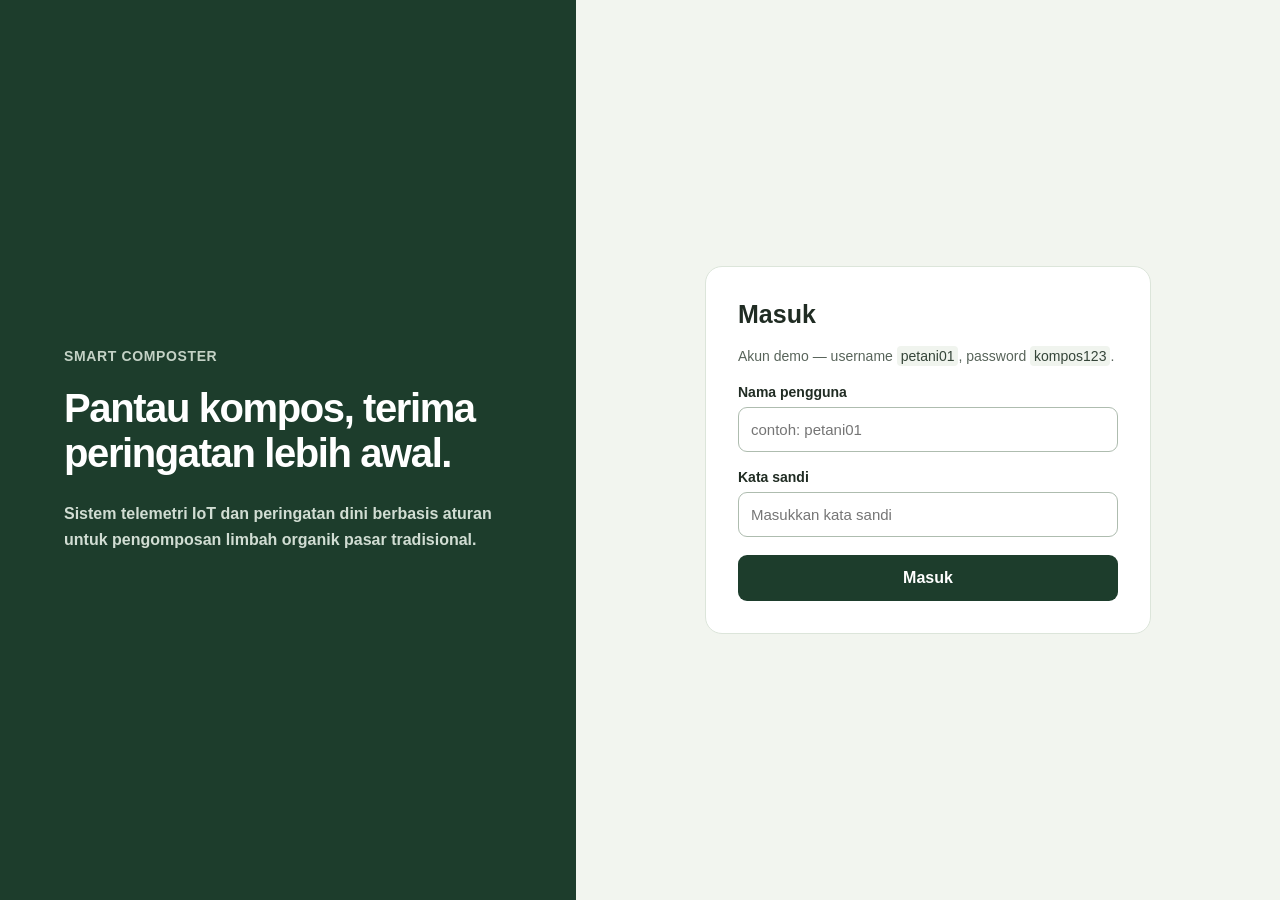
<file: index.html>
<!doctype html>
<html lang="id">
  <head>
    <meta charset="UTF-8" />
    <meta name="viewport" content="width=device-width, initial-scale=1.0" />
    <meta
      name="description"
      content="Smart Composter memantau kompos dan memberikan peringatan lebih awal."
    />
    <title>Masuk — Smart Composter</title>
    <link rel="stylesheet" href="style.css" />
    <script src="script.js" defer></script>
  </head>
  <body>
    <main class="page">
      <section class="intro" aria-labelledby="intro-title">
        <div class="intro__content">
          <p class="eyebrow">Smart Composter</p>
          <h1 id="intro-title">Pantau kompos, terima peringatan lebih awal.</h1>
          <p class="intro__description">
            Sistem telemetri IoT dan peringatan dini berbasis aturan untuk
            pengomposan limbah organik pasar tradisional.
          </p>
        </div>
      </section>

      <section class="login-area" aria-label="Formulir masuk">
        <form class="login-card" id="login-form">
          <h2>Masuk</h2>
          <p class="login-card__description">
            Akun demo — username <code>petani01</code>, password
            <code>kompos123</code>.
          </p>

          <div class="form-field">
            <label for="username">Nama pengguna</label>
            <input
              id="username"
              name="username"
              type="text"
              placeholder="contoh: petani01"
              autocomplete="username"
              required
            />
          </div>

          <div class="form-field">
            <label for="password">Kata sandi</label>
            <input
              id="password"
              name="password"
              type="password"
              placeholder="Masukkan kata sandi"
              autocomplete="current-password"
              required
            />
          </div>

          <button type="submit">Masuk</button>
          <p class="form-message" id="form-message" role="alert" aria-live="assertive"></p>
        </form>
      </section>
    </main>
  </body>
</html>
</file>
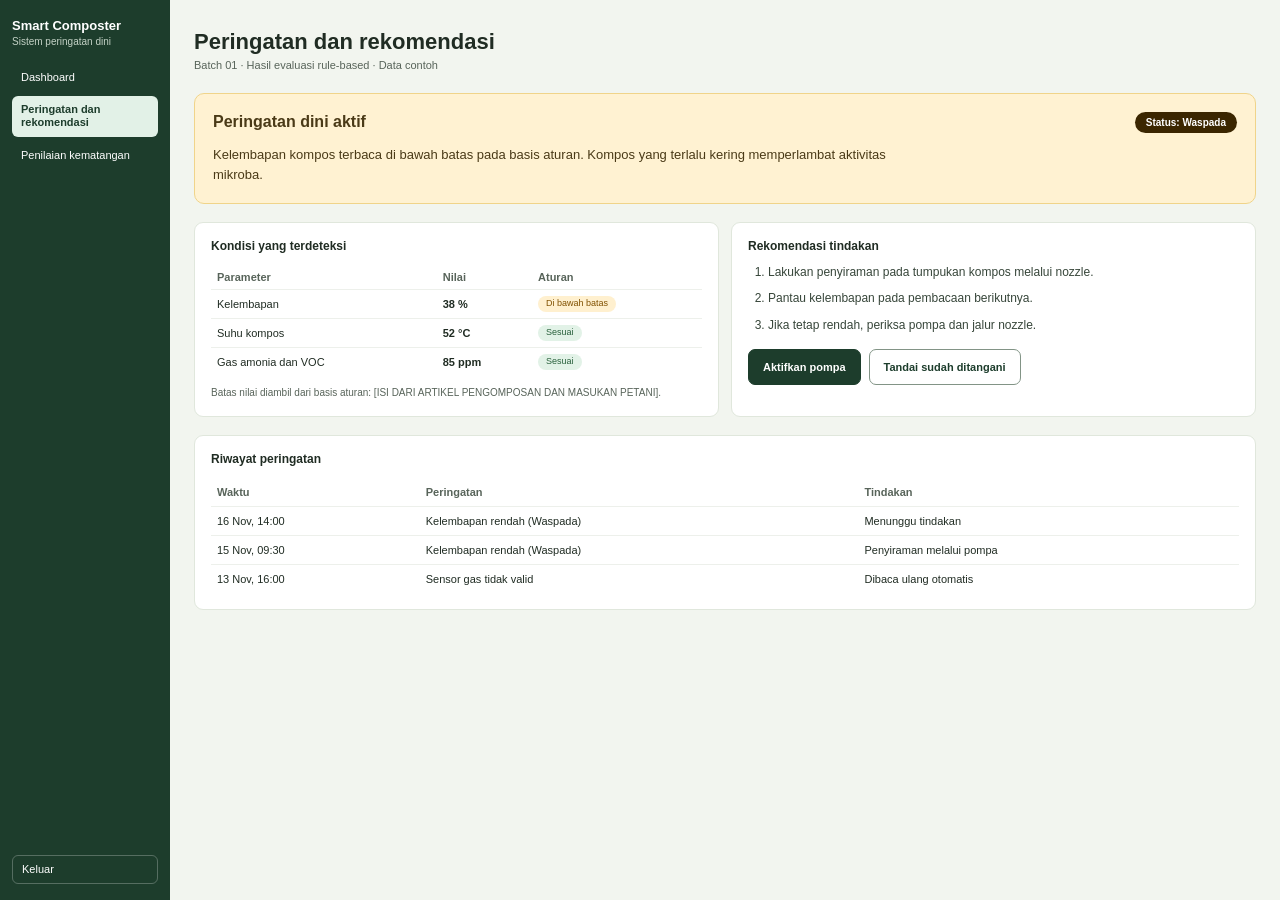
<file: alerts.html>
<!doctype html>
<html lang="id">
  <head>
    <meta charset="UTF-8" />
    <meta name="viewport" content="width=device-width, initial-scale=1.0" />
    <meta name="description" content="Peringatan dan rekomendasi Smart Composter." />
    <title>Peringatan dan rekomendasi — Smart Composter</title>
    <link rel="stylesheet" href="style.css" />
    <link rel="stylesheet" href="dashboard.css" />
    <link rel="stylesheet" href="pages.css" />
    <script src="alerts.js" defer></script>
  </head>
  <body class="dashboard-body">
    <div class="dashboard-shell">
      <aside class="sidebar">
        <a class="brand" href="dashboard.html" aria-label="Smart Composter, Dashboard">
          <strong>Smart Composter</strong>
          <span>Sistem peringatan dini</span>
        </a>

        <nav class="sidebar-nav" aria-label="Navigasi utama">
          <a class="nav-link" href="dashboard.html">Dashboard</a>
          <a class="nav-link is-active" href="alerts.html" aria-current="page">
            Peringatan dan rekomendasi
          </a>
          <a class="nav-link" href="maturity.html">Penilaian kematangan</a>
        </nav>

        <a class="logout-link" href="index.html">Keluar</a>
      </aside>

      <main class="dashboard-main inner-page">
        <header class="page-heading">
          <h1>Peringatan dan rekomendasi</h1>
          <p>Batch 01 · Hasil evaluasi rule-based · Data contoh</p>
        </header>

        <section class="alert-summary" id="active-alert" aria-labelledby="alert-title">
          <div class="alert-summary__heading">
            <h2 id="alert-title">Peringatan dini aktif</h2>
            <span class="alert-status" id="alert-status">Status: Waspada</span>
          </div>
          <p id="alert-description">
            Kelembapan kompos terbaca di bawah batas pada basis aturan. Kompos
            yang terlalu kering memperlambat aktivitas mikroba.
          </p>
          <p class="alert-feedback" id="alert-feedback" role="status" aria-live="polite"></p>
        </section>

        <div class="alert-content-grid">
          <section class="panel detected-panel" aria-labelledby="detected-heading">
            <h2 class="panel-title" id="detected-heading">Kondisi yang terdeteksi</h2>
            <div class="responsive-table">
              <table class="data-table">
                <thead>
                  <tr>
                    <th scope="col">Parameter</th>
                    <th scope="col">Nilai</th>
                    <th scope="col">Aturan</th>
                  </tr>
                </thead>
                <tbody>
                  <tr>
                    <td>Kelembapan</td>
                    <td><strong>38 %</strong></td>
                    <td><span class="badge badge--warning">Di bawah batas</span></td>
                  </tr>
                  <tr>
                    <td>Suhu kompos</td>
                    <td><strong>52 °C</strong></td>
                    <td><span class="badge badge--normal">Sesuai</span></td>
                  </tr>
                  <tr>
                    <td>Gas amonia dan VOC</td>
                    <td><strong>85 ppm</strong></td>
                    <td><span class="badge badge--normal">Sesuai</span></td>
                  </tr>
                </tbody>
              </table>
            </div>
            <p class="rule-note">
              Batas nilai diambil dari basis aturan: [ISI DARI ARTIKEL
              PENGOMPOSAN DAN MASUKAN PETANI].
            </p>
          </section>

          <section class="panel actions-panel" aria-labelledby="actions-heading">
            <h2 class="panel-title" id="actions-heading">Rekomendasi tindakan</h2>
            <ol>
              <li>Lakukan penyiraman pada tumpukan kompos melalui nozzle.</li>
              <li>Pantau kelembapan pada pembacaan berikutnya.</li>
              <li>Jika tetap rendah, periksa pompa dan jalur nozzle.</li>
            </ol>
            <div class="action-buttons">
              <button class="action-button action-button--primary" type="button" id="pump-action">
                Aktifkan pompa
              </button>
              <button class="action-button action-button--secondary" type="button" id="resolve-alert">
                Tandai sudah ditangani
              </button>
            </div>
          </section>
        </div>

        <section class="panel alert-history" aria-labelledby="alert-history-heading">
          <h2 class="panel-title" id="alert-history-heading">Riwayat peringatan</h2>
          <div class="responsive-table">
            <table class="data-table">
              <thead>
                <tr>
                  <th scope="col">Waktu</th>
                  <th scope="col">Peringatan</th>
                  <th scope="col">Tindakan</th>
                </tr>
              </thead>
              <tbody id="alert-history-rows">
                <tr>
                  <td>16 Nov, 14:00</td>
                  <td>Kelembapan rendah (Waspada)</td>
                  <td>Menunggu tindakan</td>
                </tr>
                <tr>
                  <td>15 Nov, 09:30</td>
                  <td>Kelembapan rendah (Waspada)</td>
                  <td>Penyiraman melalui pompa</td>
                </tr>
                <tr>
                  <td>13 Nov, 16:00</td>
                  <td>Sensor gas tidak valid</td>
                  <td>Dibaca ulang otomatis</td>
                </tr>
              </tbody>
            </table>
          </div>
        </section>
      </main>
    </div>
  </body>
</html>
</file>
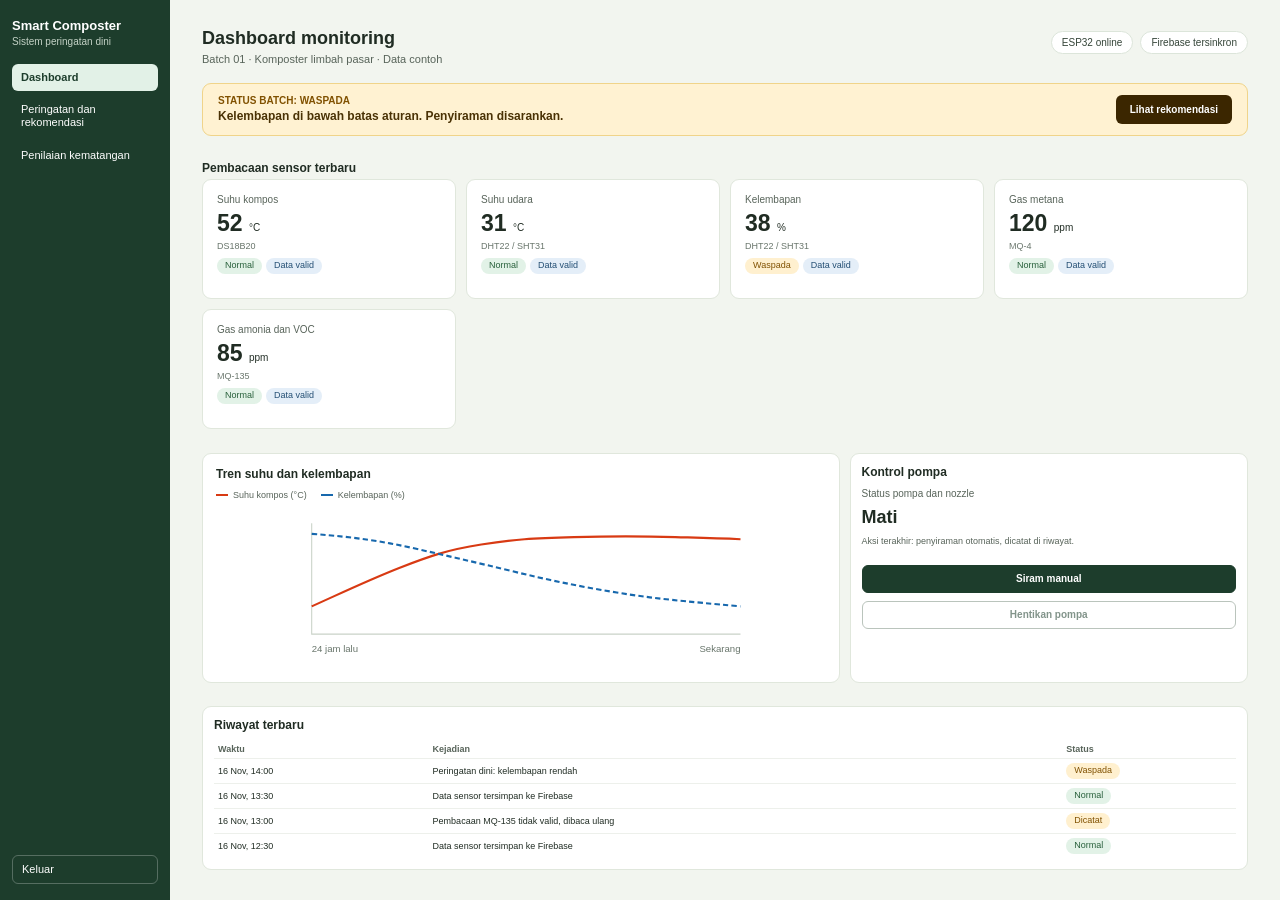
<file: dashboard.html>
<!doctype html>
<html lang="id">
  <head>
    <meta charset="UTF-8" />
    <meta name="viewport" content="width=device-width, initial-scale=1.0" />
    <meta
      name="description"
      content="Dashboard monitoring Smart Composter."
    />
    <title>Dashboard Monitoring — Smart Composter</title>
    <link rel="stylesheet" href="style.css" />
    <link rel="stylesheet" href="dashboard.css" />
    <script src="dashboard.js" defer></script>
  </head>
  <body class="dashboard-body">
    <div class="dashboard-shell">
      <aside class="sidebar">
        <a class="brand" href="dashboard.html" aria-label="Smart Composter, Dashboard">
          <strong>Smart Composter</strong>
          <span>Sistem peringatan dini</span>
        </a>

        <nav class="sidebar-nav" aria-label="Navigasi utama">
          <a class="nav-link is-active" href="#dashboard" aria-current="page">
            Dashboard
          </a>
          <a class="nav-link" href="alerts.html">
            Peringatan dan rekomendasi
          </a>
          <a class="nav-link" href="maturity.html">
            Penilaian kematangan
          </a>
        </nav>

        <a class="logout-link" href="index.html">Keluar</a>
      </aside>

      <main class="dashboard-main" id="dashboard">
        <header class="dashboard-header">
          <div>
            <h1>Dashboard monitoring</h1>
            <p>Batch 01 · Komposter limbah pasar · Data contoh</p>
          </div>
          <div class="connection-status" aria-label="Status koneksi">
            <span class="status-chip">ESP32 online</span>
            <span class="status-chip">Firebase tersinkron</span>
          </div>
        </header>

        <section class="recommendation-banner" id="recommendations" aria-labelledby="batch-status">
          <div>
            <h2 id="batch-status">Status batch: Waspada</h2>
            <p>Kelembapan di bawah batas aturan. Penyiraman disarankan.</p>
          </div>
          <button class="recommendation-button" type="button" id="recommendation-button" aria-expanded="false">
            Lihat rekomendasi
          </button>
          <p class="recommendation-detail" id="recommendation-detail" hidden>
            Periksa kondisi bahan kompos, lalu lakukan penyiraman manual secara
            bertahap. Pantau kembali kelembapan setelah penyiraman.
          </p>
        </section>

        <section class="sensor-section" id="sensor-readings" aria-labelledby="sensor-heading">
          <h2 class="section-title" id="sensor-heading">Pembacaan sensor terbaru</h2>
          <div class="sensor-grid">
            <article class="sensor-card">
              <p class="sensor-label">Suhu kompos</p>
              <p class="sensor-value">52 <span>°C</span></p>
              <p class="sensor-source">DS18B20</p>
              <div class="sensor-badges">
                <span class="badge badge--normal">Normal</span>
                <span class="badge badge--valid">Data valid</span>
              </div>
            </article>

            <article class="sensor-card">
              <p class="sensor-label">Suhu udara</p>
              <p class="sensor-value">31 <span>°C</span></p>
              <p class="sensor-source">DHT22 / SHT31</p>
              <div class="sensor-badges">
                <span class="badge badge--normal">Normal</span>
                <span class="badge badge--valid">Data valid</span>
              </div>
            </article>

            <article class="sensor-card">
              <p class="sensor-label">Kelembapan</p>
              <p class="sensor-value">38 <span>%</span></p>
              <p class="sensor-source">DHT22 / SHT31</p>
              <div class="sensor-badges">
                <span class="badge badge--warning">Waspada</span>
                <span class="badge badge--valid">Data valid</span>
              </div>
            </article>

            <article class="sensor-card">
              <p class="sensor-label">Gas metana</p>
              <p class="sensor-value">120 <span>ppm</span></p>
              <p class="sensor-source">MQ-4</p>
              <div class="sensor-badges">
                <span class="badge badge--normal">Normal</span>
                <span class="badge badge--valid">Data valid</span>
              </div>
            </article>

            <article class="sensor-card">
              <p class="sensor-label">Gas amonia dan VOC</p>
              <p class="sensor-value">85 <span>ppm</span></p>
              <p class="sensor-source">MQ-135</p>
              <div class="sensor-badges">
                <span class="badge badge--normal">Normal</span>
                <span class="badge badge--valid">Data valid</span>
              </div>
            </article>
          </div>
        </section>

        <div class="monitoring-grid">
          <section class="panel trend-panel" aria-labelledby="trend-heading">
            <h2 class="panel-title" id="trend-heading">Tren suhu dan kelembapan</h2>
            <div class="chart-legend" aria-label="Keterangan grafik">
              <span><i class="legend-line legend-line--temperature"></i>Suhu kompos (°C)</span>
              <span><i class="legend-line legend-line--humidity"></i>Kelembapan (%)</span>
            </div>
            <div class="chart-wrap">
              <svg
                class="trend-chart"
                viewBox="0 0 440 150"
                role="img"
                aria-label="Grafik tren suhu kompos naik lalu stabil dan kelembapan menurun selama 24 jam terakhir"
              >
                <path class="chart-axis" d="M24 18 V122 H426" />
                <path class="chart-line chart-line--temperature" d="M24 96 C55 82 78 71 106 60 S151 43 183 38 S230 32 270 31 S328 30 365 31 S404 32 426 33" />
                <path class="chart-line chart-line--humidity" d="M24 28 C65 31 91 35 122 42 S179 55 212 63 S273 77 310 83 S372 91 426 96" />
                <text x="24" y="139">24 jam lalu</text>
                <text x="426" y="139" text-anchor="end">Sekarang</text>
              </svg>
            </div>
          </section>

          <section class="panel pump-panel" aria-labelledby="pump-heading">
            <h2 class="panel-title" id="pump-heading">Kontrol pompa</h2>
            <p class="panel-caption">Status pompa dan nozzle</p>
            <p class="pump-state" id="pump-state" aria-live="polite">Mati</p>
            <p class="pump-note" id="pump-note">
              Aksi terakhir: penyiraman otomatis, dicatat di riwayat.
            </p>
            <button class="pump-button pump-button--primary" type="button" id="water-button">
              Siram manual
            </button>
            <button class="pump-button pump-button--secondary" type="button" id="stop-button" disabled>
              Hentikan pompa
            </button>
          </section>
        </div>

        <section class="panel history-panel" id="recent-history" aria-labelledby="history-heading">
          <h2 class="panel-title" id="history-heading">Riwayat terbaru</h2>
          <div class="history-table-wrap">
            <table>
              <thead>
                <tr>
                  <th scope="col">Waktu</th>
                  <th scope="col">Kejadian</th>
                  <th scope="col">Status</th>
                </tr>
              </thead>
              <tbody id="history-rows">
                <tr>
                  <td>16 Nov, 14:00</td>
                  <td>Peringatan dini: kelembapan rendah</td>
                  <td><span class="badge badge--warning">Waspada</span></td>
                </tr>
                <tr>
                  <td>16 Nov, 13:30</td>
                  <td>Data sensor tersimpan ke Firebase</td>
                  <td><span class="badge badge--normal">Normal</span></td>
                </tr>
                <tr>
                  <td>16 Nov, 13:00</td>
                  <td>Pembacaan MQ-135 tidak valid, dibaca ulang</td>
                  <td><span class="badge badge--warning">Dicatat</span></td>
                </tr>
                <tr>
                  <td>16 Nov, 12:30</td>
                  <td>Data sensor tersimpan ke Firebase</td>
                  <td><span class="badge badge--normal">Normal</span></td>
                </tr>
              </tbody>
            </table>
          </div>
        </section>
      </main>
    </div>
  </body>
</html>
</file>
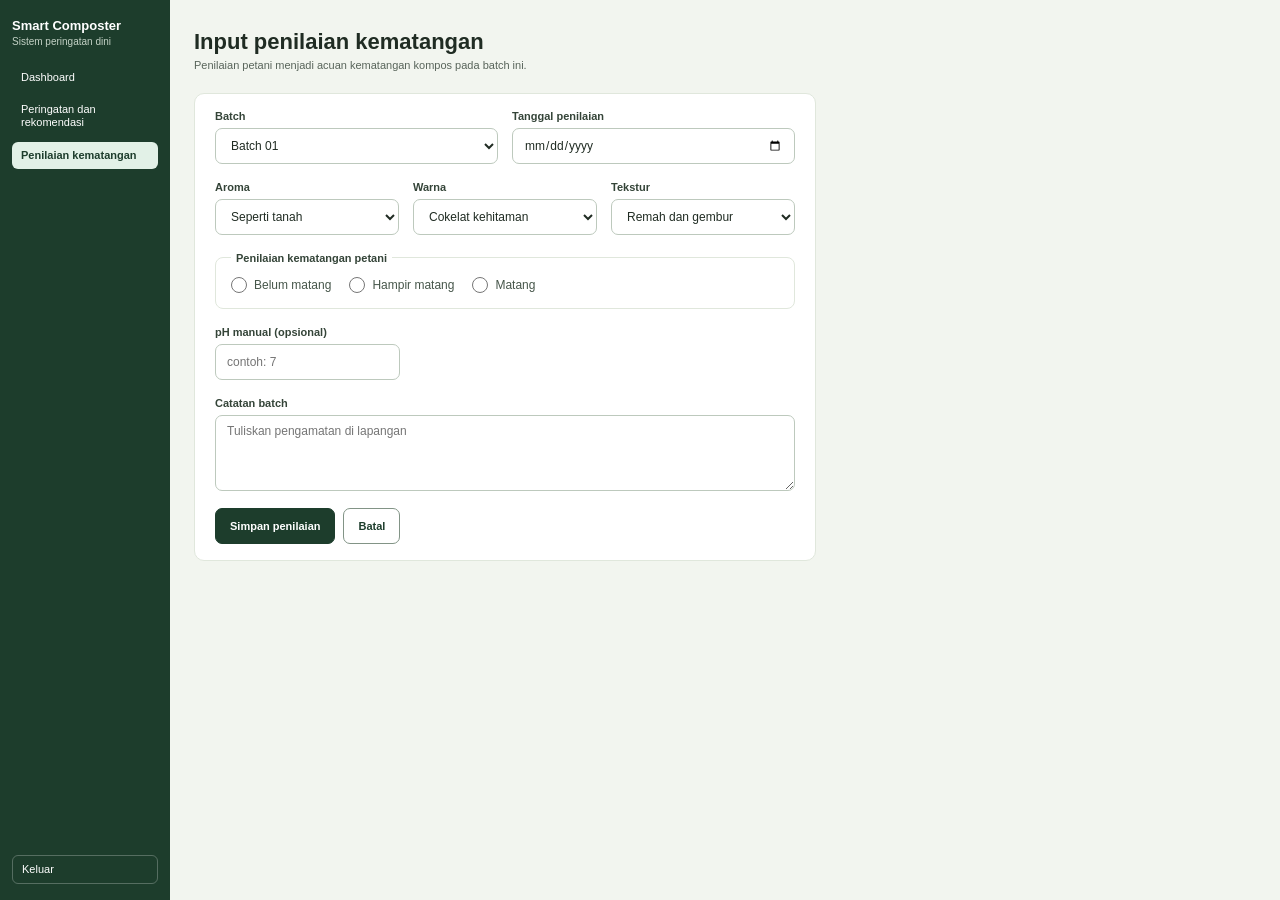
<file: maturity.html>
<!doctype html>
<html lang="id">
  <head>
    <meta charset="UTF-8" />
    <meta name="viewport" content="width=device-width, initial-scale=1.0" />
    <meta name="description" content="Input penilaian kematangan kompos Smart Composter." />
    <title>Input penilaian kematangan — Smart Composter</title>
    <link rel="stylesheet" href="style.css" />
    <link rel="stylesheet" href="dashboard.css" />
    <link rel="stylesheet" href="pages.css" />
    <script src="maturity.js" defer></script>
  </head>
  <body class="dashboard-body">
    <div class="dashboard-shell">
      <aside class="sidebar">
        <a class="brand" href="dashboard.html" aria-label="Smart Composter, Dashboard">
          <strong>Smart Composter</strong>
          <span>Sistem peringatan dini</span>
        </a>

        <nav class="sidebar-nav" aria-label="Navigasi utama">
          <a class="nav-link" href="dashboard.html">Dashboard</a>
          <a class="nav-link" href="alerts.html">Peringatan dan rekomendasi</a>
          <a class="nav-link is-active" href="maturity.html" aria-current="page">
            Penilaian kematangan
          </a>
        </nav>

        <a class="logout-link" href="index.html">Keluar</a>
      </aside>

      <main class="dashboard-main inner-page">
        <header class="page-heading">
          <h1>Input penilaian kematangan</h1>
          <p>Penilaian petani menjadi acuan kematangan kompos pada batch ini.</p>
        </header>

        <form class="assessment-card" id="maturity-form">
          <div class="assessment-grid assessment-grid--batch">
            <div class="assessment-field">
              <label for="batch">Batch</label>
              <select id="batch" name="batch" required>
                <option value="Batch 01">Batch 01</option>
                <option value="Batch 02">Batch 02</option>
                <option value="Batch 03">Batch 03</option>
              </select>
            </div>
            <div class="assessment-field">
              <label for="assessment-date">Tanggal penilaian</label>
              <input id="assessment-date" name="assessmentDate" type="date" required />
            </div>
          </div>

          <div class="assessment-grid assessment-grid--observations">
            <div class="assessment-field">
              <label for="aroma">Aroma</label>
              <select id="aroma" name="aroma" required>
                <option value="Seperti tanah">Seperti tanah</option>
                <option value="Sedikit asam">Sedikit asam</option>
                <option value="Menyengat">Menyengat</option>
              </select>
            </div>
            <div class="assessment-field">
              <label for="color">Warna</label>
              <select id="color" name="color" required>
                <option value="Cokelat kehitaman">Cokelat kehitaman</option>
                <option value="Cokelat">Cokelat</option>
                <option value="Kehijauan">Kehijauan</option>
              </select>
            </div>
            <div class="assessment-field">
              <label for="texture">Tekstur</label>
              <select id="texture" name="texture" required>
                <option value="Remah dan gembur">Remah dan gembur</option>
                <option value="Agak menggumpal">Agak menggumpal</option>
                <option value="Masih kasar">Masih kasar</option>
              </select>
            </div>
          </div>

          <fieldset class="maturity-options">
            <legend>Penilaian kematangan petani</legend>
            <label>
              <input type="radio" name="maturity" value="Belum matang" required />
              <span>Belum matang</span>
            </label>
            <label>
              <input type="radio" name="maturity" value="Hampir matang" />
              <span>Hampir matang</span>
            </label>
            <label>
              <input type="radio" name="maturity" value="Matang" />
              <span>Matang</span>
            </label>
          </fieldset>

          <div class="assessment-field assessment-field--ph">
            <label for="ph">pH manual (opsional)</label>
            <input
              id="ph"
              name="ph"
              type="number"
              min="0"
              max="14"
              step="0.1"
              placeholder="contoh: 7"
            />
          </div>

          <div class="assessment-field">
            <label for="notes">Catatan batch</label>
            <textarea
              id="notes"
              name="notes"
              rows="3"
              placeholder="Tuliskan pengamatan di lapangan"
            ></textarea>
          </div>

          <div class="assessment-actions">
            <button class="action-button action-button--primary" type="submit">
              Simpan penilaian
            </button>
            <button class="action-button action-button--secondary" type="button" id="cancel-assessment">
              Batal
            </button>
          </div>
          <p class="assessment-feedback" id="assessment-feedback" role="status" aria-live="polite"></p>
        </form>
      </main>
    </div>
  </body>
</html>
</file>
<file: style.css>
:root {
  font-family: Arial, Helvetica, sans-serif;
  color: #202c23;
  background: #f2f5ef;
  font-synthesis: none;
  text-rendering: optimizeLegibility;
  -webkit-font-smoothing: antialiased;
  -moz-osx-font-smoothing: grayscale;

  --green: #1d3d2c;
  --muted-green: #c4d2c6;
  --border: #dce5da;
}

* {
  box-sizing: border-box;
}

body {
  min-width: 320px;
  min-height: 100vh;
  margin: 0;
}

.page {
  display: grid;
  min-height: 100vh;
  grid-template-columns: 45% 55%;
}

.intro {
  display: flex;
  align-items: center;
  padding: 64px;
  color: #fff;
  background: var(--green);
}

.intro__content {
  width: 100%;
  max-width: 520px;
  margin: 0 auto;
}

.eyebrow {
  margin: 0 0 22px;
  color: var(--muted-green);
  font-size: 14px;
  font-weight: 700;
  letter-spacing: 0.045em;
  text-transform: uppercase;
}

.intro h1 {
  max-width: 520px;
  margin: 0;
  font-size: clamp(32px, 3.125vw, 40px);
  line-height: 1.14;
  letter-spacing: -0.035em;
}

.intro__description {
  max-width: 510px;
  margin: 24px 0 0;
  color: #d1ddd3;
  font-size: 16px;
  font-weight: 600;
  line-height: 1.6;
}

.login-area {
  display: flex;
  align-items: center;
  justify-content: center;
  padding: 40px;
  background: #f2f5ef;
}

.login-card {
  width: min(100%, 446px);
  padding: 31px 32px 32px;
  border: 1px solid var(--border);
  border-radius: 17px;
  background: #fff;
}

.login-card h2 {
  margin: 0;
  font-size: 25px;
  line-height: 1.3;
}

.login-card__description {
  margin: 16px 0 17px;
  color: #58645a;
  font-size: 14px;
  line-height: 1.5;
}

.login-card__description code {
  padding: 2px 4px;
  border-radius: 4px;
  background: #f0f4ee;
  color: #344438;
  font-family: inherit;
}

.form-field {
  display: grid;
  gap: 7px;
  margin-top: 17px;
}

.form-field label {
  font-size: 14px;
  font-weight: 700;
}

.form-field input {
  width: 100%;
  height: 45px;
  padding: 0 12px;
  border: 1px solid #aebcaf;
  border-radius: 9px;
  background: #fff;
  color: #202c23;
  font: inherit;
  font-size: 15px;
  transition: border-color 150ms ease, box-shadow 150ms ease;
}

.form-field input:focus {
  border-color: var(--green);
  outline: none;
  box-shadow: 0 0 0 3px rgb(29 61 44 / 13%);
}

.login-card button {
  width: 100%;
  min-height: 46px;
  margin-top: 18px;
  border: 0;
  border-radius: 9px;
  background: var(--green);
  color: #fff;
  font: inherit;
  font-size: 16px;
  font-weight: 700;
  cursor: pointer;
  transition: background-color 150ms ease, transform 150ms ease;
}

.login-card button:hover {
  background: #294d38;
}

.login-card button:active {
  transform: translateY(1px);
}

.login-card button:focus-visible {
  outline: 3px solid #8eaa96;
  outline-offset: 3px;
}

.form-message {
  margin: 12px 0 0;
  color: #58645a;
  font-size: 13px;
  line-height: 1.5;
}

.form-message:empty {
  display: none;
}

@media (max-width: 900px) {
  .page {
    grid-template-columns: 42% 58%;
  }

  .intro {
    padding: 40px 32px;
  }

  .login-area {
    padding: 32px;
  }
}

@media (max-width: 680px) {
  .page {
    grid-template-columns: 1fr;
  }

  .intro {
    min-height: 320px;
    padding: 52px 28px;
  }

  .intro__content {
    max-width: 520px;
  }

  .eyebrow {
    margin-bottom: 16px;
  }

  .intro h1 {
    font-size: clamp(32px, 8vw, 42px);
  }

  .intro__description {
    margin-top: 18px;
    font-size: 16px;
  }

  .login-area {
    padding: 32px 20px 48px;
  }

  .login-card {
    padding: 28px 24px;
  }
}
</file>
<file: dashboard.css>
.dashboard-body {
  min-width: 320px;
  background: #f2f5ef;
  color: #202c23;
  font-size: 13px;
}

.dashboard-shell {
  --sidebar-width: clamp(138px, 17.3vw, 170px);
  min-height: 100vh;
}

.sidebar {
  position: fixed;
  inset: 0 auto 0 0;
  z-index: 2;
  display: flex;
  width: var(--sidebar-width);
  flex-direction: column;
  padding: 18px 12px 16px;
  background: var(--green);
  color: #fff;
}

.brand {
  display: grid;
  gap: 3px;
  color: inherit;
  text-decoration: none;
}

.brand strong {
  font-size: 13px;
}

.brand span {
  color: #c4d2c6;
  font-size: 10px;
}

.sidebar-nav {
  display: grid;
  align-content: start;
  gap: 5px;
  margin-top: 17px;
}

.nav-link,
.logout-link {
  display: block;
  padding: 7px 9px;
  border: 0;
  border-radius: 6px;
  background: transparent;
  color: #fff;
  font: inherit;
  font-size: 11px;
  line-height: 1.2;
  text-align: left;
  text-decoration: none;
  cursor: pointer;
}

.nav-link:hover,
.logout-link:hover {
  background: rgb(255 255 255 / 10%);
}

.nav-link.is-active {
  background: #e2f1e7;
  color: #1d3d2c;
  font-weight: 700;
}

.logout-link {
  margin-top: auto;
  border: 1px solid rgb(255 255 255 / 25%);
}

.dashboard-main {
  display: grid;
  gap: 10px;
  min-height: 100vh;
  margin-left: var(--sidebar-width);
  padding: 20px;
  align-content: start;
}

.dashboard-header {
  display: flex;
  min-height: 34px;
  align-items: flex-start;
  justify-content: space-between;
  gap: 16px;
}

.dashboard-header h1 {
  margin: 0;
  font-size: 18px;
  line-height: 1.2;
}

.dashboard-header p {
  margin: 3px 0 0;
  color: #58645a;
  font-size: 11px;
}

.connection-status {
  display: flex;
  flex-wrap: wrap;
  justify-content: flex-end;
  gap: 7px;
  padding-top: 3px;
}

.status-chip {
  padding: 5px 10px;
  border: 1px solid #dce5da;
  border-radius: 20px;
  background: #fff;
  color: #344438;
  font-size: 10px;
  white-space: nowrap;
}

.recommendation-banner {
  display: grid;
  grid-template-columns: 1fr auto;
  align-items: center;
  gap: 8px 14px;
  padding: 11px 15px;
  border: 1px solid #f0d48a;
  border-radius: 9px;
  background: #fff2d2;
  color: #4a3205;
}

.recommendation-banner h2 {
  margin: 0 0 3px;
  color: #805100;
  font-size: 10px;
  text-transform: uppercase;
}

.recommendation-banner p {
  margin: 0;
  font-size: 12px;
  font-weight: 600;
}

.recommendation-button {
  min-height: 29px;
  padding: 0 14px;
  border: 0;
  border-radius: 6px;
  background: #3b2600;
  color: #fff;
  font: inherit;
  font-size: 10px;
  font-weight: 700;
  cursor: pointer;
}

.recommendation-button:hover {
  background: #513704;
}

.recommendation-detail {
  grid-column: 1 / -1;
  padding-top: 8px;
  border-top: 1px solid rgb(128 81 0 / 20%);
  line-height: 1.5;
}

.section-title,
.panel-title {
  margin: 0;
  font-size: 12px;
}

.sensor-section {
  display: grid;
  gap: 4px;
  margin-top: 7px;
}

.sensor-grid {
  display: grid;
  grid-template-columns: repeat(4, minmax(0, 1fr));
  gap: 10px;
}

.sensor-card,
.panel {
  min-width: 0;
  border: 1px solid #e0e7dc;
  border-radius: 9px;
  background: #fff;
}

.sensor-card {
  min-height: 100px;
  padding: 9px;
}

.sensor-label,
.sensor-source,
.sensor-value {
  margin: 0;
}

.sensor-label {
  overflow: hidden;
  color: #58645a;
  font-size: 10px;
  text-overflow: ellipsis;
  white-space: nowrap;
}

.sensor-value {
  margin-top: 6px;
  font-size: 23px;
  font-weight: 700;
  line-height: 1.1;
}

.sensor-value span {
  font-size: 10px;
  font-weight: 400;
}

.sensor-source {
  margin-top: 5px;
  color: #68756b;
  font-size: 9px;
}

.sensor-badges {
  display: flex;
  flex-wrap: wrap;
  gap: 4px;
  margin-top: 7px;
}

.badge {
  display: inline-flex;
  align-items: center;
  min-height: 16px;
  padding: 2px 8px;
  border-radius: 20px;
  font-size: 9px;
  line-height: 1.2;
  white-space: nowrap;
}

.badge--normal {
  background: #e2f2e7;
  color: #28603b;
}

.badge--valid {
  background: #e4eef8;
  color: #234e73;
}

.badge--warning {
  background: #fff0cf;
  color: #805100;
}

.monitoring-grid {
  display: grid;
  grid-template-columns: minmax(0, 1.6fr) minmax(210px, 1fr);
  gap: 10px;
  margin-top: 6px;
}

.panel {
  padding: 13px;
}

.trend-panel {
  min-height: 187px;
}

.chart-legend {
  display: flex;
  flex-wrap: wrap;
  gap: 14px;
  margin-top: 9px;
  color: #58645a;
  font-size: 9px;
}

.chart-legend span {
  display: inline-flex;
  align-items: center;
  gap: 5px;
}

.legend-line {
  display: inline-block;
  width: 12px;
  height: 0;
  border-top: 2px solid;
}

.legend-line--temperature {
  border-color: #d83a13;
}

.legend-line--humidity {
  border-color: #1768ad;
  border-top-style: dashed;
}

.chart-wrap {
  height: 110px;
  margin-top: 4px;
}

.trend-chart {
  display: block;
  width: 100%;
  height: 100%;
  overflow: visible;
}

.trend-chart text {
  fill: #68756b;
  font-family: inherit;
  font-size: 9px;
}

.chart-axis {
  fill: none;
  stroke: #c9d2c8;
  stroke-width: 1;
}

.chart-line {
  fill: none;
  stroke-width: 2;
}

.chart-line--temperature {
  stroke: #d83a13;
}

.chart-line--humidity {
  stroke: #1768ad;
  stroke-dasharray: 5 3;
}

.pump-panel {
  display: flex;
  flex-direction: column;
  align-items: stretch;
  padding: 11px;
}

.panel-caption {
  margin: 9px 0 0;
  color: #58645a;
  font-size: 10px;
}

.pump-state {
  margin: 8px 0 0;
  font-size: 18px;
  font-weight: 700;
}

.pump-note {
  min-height: 22px;
  margin: 7px 0 8px;
  color: #58645a;
  font-size: 9px;
  line-height: 1.4;
}

.pump-button {
  min-height: 28px;
  border-radius: 6px;
  font: inherit;
  font-size: 10px;
  font-weight: 700;
  cursor: pointer;
}

.pump-button:focus-visible,
.recommendation-button:focus-visible,
.nav-link:focus-visible,
.logout-link:focus-visible {
  outline: 2px solid #8eaa96;
  outline-offset: 2px;
}

.pump-button--primary {
  border: 1px solid var(--green);
  background: var(--green);
  color: #fff;
}

.pump-button--primary:hover:not(:disabled) {
  background: #294d38;
}

.pump-button--secondary {
  margin-top: 8px;
  border: 1px solid #829486;
  background: #fff;
  color: var(--green);
}

.pump-button:disabled {
  cursor: not-allowed;
  opacity: 0.55;
}

.history-panel {
  margin-top: 5px;
  padding: 11px;
}

.history-table-wrap {
  overflow-x: auto;
  margin-top: 8px;
}

.history-panel table {
  width: 100%;
  border-collapse: collapse;
  font-size: 9px;
  text-align: left;
}

.history-panel th,
.history-panel td {
  padding: 4px;
  border-bottom: 1px solid #edf0eb;
}

.history-panel th {
  color: #58645a;
  font-weight: 700;
}

.history-panel tbody tr:last-child td {
  border-bottom: 0;
}

.history-panel th:first-child,
.history-panel td:first-child {
  width: 21%;
  white-space: nowrap;
}

.history-panel th:last-child,
.history-panel td:last-child {
  width: 17%;
}

[hidden] {
  display: none !important;
}

@media (min-width: 1200px) {
  .dashboard-main {
    gap: 18px;
    padding: 28px 32px;
  }

  .sensor-card {
    min-height: 120px;
    padding: 14px;
  }

  .trend-panel {
    min-height: 230px;
  }

  .chart-wrap {
    height: 160px;
  }
}

@media (max-width: 720px) {
  .sensor-grid {
    grid-template-columns: repeat(2, minmax(0, 1fr));
  }
}

@media (max-width: 620px) {
  .sidebar {
    position: sticky;
    top: 0;
    width: 100%;
    height: auto;
    padding: 10px 12px;
  }

  .brand {
    margin-bottom: 9px;
  }

  .sidebar-nav {
    display: flex;
    gap: 5px;
    margin: 0;
    overflow-x: auto;
  }

  .nav-link {
    flex: 0 0 auto;
  }

  .logout-link {
    position: absolute;
    top: 10px;
    right: 12px;
    margin: 0;
    padding: 6px 9px;
  }

  .dashboard-main {
    gap: 14px;
    margin-left: 0;
    padding: 16px 14px 24px;
  }

  .dashboard-header {
    flex-direction: column;
    gap: 8px;
  }

  .connection-status {
    justify-content: flex-start;
    padding: 0;
  }

  .recommendation-banner {
    grid-template-columns: 1fr;
  }

  .recommendation-button {
    justify-self: start;
  }

  .monitoring-grid {
    grid-template-columns: 1fr;
  }

  .history-panel th:first-child,
  .history-panel td:first-child {
    width: auto;
  }

  .history-panel th:last-child,
  .history-panel td:last-child {
    width: auto;
  }
}
</file>
<file: pages.css>
.inner-page {
  gap: 22px;
  padding-right: 24px;
  padding-left: 24px;
}

.page-heading h1 {
  margin: 0;
  font-size: 22px;
  line-height: 1.25;
}

.page-heading p {
  margin: 3px 0 0;
  color: #58645a;
  font-size: 11px;
}

.alert-summary {
  padding: 18px;
  border: 1px solid #f0d48a;
  border-radius: 10px;
  background: #fff2d2;
  color: #4a3a17;
}

.alert-summary__heading {
  display: flex;
  align-items: center;
  justify-content: space-between;
  gap: 12px;
}

.alert-summary h2 {
  margin: 0;
  font-size: 16px;
}

.alert-summary > p {
  margin: 12px 0 0;
  font-size: 13px;
  line-height: 1.55;
}

.alert-summary #alert-description {
  max-width: 680px;
}

.alert-feedback:empty {
  display: none;
}

.alert-status {
  flex: 0 0 auto;
  padding: 5px 11px;
  border-radius: 20px;
  background: #3b2600;
  color: #fff;
  font-size: 10px;
  font-weight: 700;
}

.alert-summary.is-resolved {
  border-color: #b7d8c0;
  background: #e8f4eb;
  color: #284b32;
}

.alert-summary.is-resolved .alert-status {
  background: #28603b;
}

.alert-feedback {
  color: #58645a;
}

.alert-content-grid {
  display: grid;
  grid-template-columns: minmax(0, 1fr) minmax(0, 1fr);
  gap: 12px;
  margin-top: -4px;
}

.detected-panel,
.actions-panel,
.alert-history {
  padding: 16px;
}

.responsive-table {
  overflow-x: auto;
}

.data-table {
  width: 100%;
  margin-top: 12px;
  border-collapse: collapse;
  font-size: 11px;
  text-align: left;
}

.data-table th,
.data-table td {
  padding: 6px;
  border-bottom: 1px solid #edf0eb;
  vertical-align: middle;
}

.data-table th {
  color: #58645a;
  font-weight: 700;
}

.data-table tbody tr:last-child td {
  border-bottom: 0;
}

.rule-note {
  margin: 10px 0 0;
  color: #58645a;
  font-size: 10px;
  line-height: 1.45;
}

.actions-panel ol {
  display: grid;
  gap: 9px;
  margin: 11px 0 15px;
  padding-left: 20px;
  color: #37463a;
  font-size: 12px;
  line-height: 1.45;
}

.action-buttons,
.assessment-actions {
  display: flex;
  flex-wrap: wrap;
  gap: 8px;
}

.action-button {
  min-height: 36px;
  padding: 0 14px;
  border-radius: 7px;
  font: inherit;
  font-size: 11px;
  font-weight: 700;
  cursor: pointer;
  transition: background-color 150ms ease, transform 150ms ease;
}

.action-button:focus-visible {
  outline: 3px solid #8eaa96;
  outline-offset: 2px;
}

.action-button:active {
  transform: translateY(1px);
}

.action-button--primary {
  border: 1px solid var(--green);
  background: var(--green);
  color: #fff;
}

.action-button--primary:hover {
  background: #294d38;
}

.action-button--secondary {
  border: 1px solid #829486;
  background: #fff;
  color: var(--green);
}

.action-button--secondary:hover {
  background: #f3f7f2;
}

.alert-history .data-table {
  margin-top: 12px;
}

.alert-history .data-table th,
.alert-history .data-table td {
  padding: 8px 6px;
}

.alert-history {
  margin-top: -4px;
}

.assessment-card {
  display: grid;
  gap: 17px;
  width: min(100%, 622px);
  padding: 16px 20px;
  border: 1px solid #e0e7dc;
  border-radius: 10px;
  background: #fff;
}

.assessment-grid {
  display: grid;
  gap: 14px;
}

.assessment-grid--batch {
  grid-template-columns: 1fr 1fr;
}

.assessment-grid--observations {
  grid-template-columns: repeat(3, minmax(0, 1fr));
}

.assessment-field {
  display: grid;
  min-width: 0;
  gap: 6px;
}

.assessment-field label,
.maturity-options legend {
  color: #344438;
  font-size: 11px;
  font-weight: 700;
}

.assessment-field input,
.assessment-field select,
.assessment-field textarea {
  width: 100%;
  min-height: 36px;
  padding: 8px 11px;
  border: 1px solid #bdc9bd;
  border-radius: 7px;
  background: #fff;
  color: #202c23;
  font: inherit;
  font-size: 12px;
}

.assessment-field textarea {
  min-height: 76px;
  resize: vertical;
}

.assessment-field input:focus,
.assessment-field select:focus,
.assessment-field textarea:focus {
  border-color: var(--green);
  outline: none;
  box-shadow: 0 0 0 3px rgb(29 61 44 / 13%);
}

.maturity-options {
  display: flex;
  flex-wrap: wrap;
  gap: 18px;
  min-width: 0;
  margin: 0;
  padding: 13px 15px 15px;
  border: 1px solid #e0e7dc;
  border-radius: 8px;
}

.maturity-options legend {
  padding: 0 5px;
}

.maturity-options label {
  display: inline-flex;
  align-items: center;
  gap: 7px;
  color: #46564a;
  font-size: 12px;
  cursor: pointer;
}

.maturity-options input {
  width: 16px;
  height: 16px;
  margin: 0;
  accent-color: var(--green);
}

.assessment-field--ph {
  width: min(100%, 185px);
}

.assessment-feedback {
  margin: 0;
  color: #28603b;
  font-size: 12px;
  line-height: 1.5;
}

.assessment-feedback:empty {
  display: none;
}

@media (max-width: 760px) {
  .alert-content-grid {
    grid-template-columns: 1fr;
  }
}

@media (max-width: 620px) {
  .inner-page {
    gap: 14px;
    padding-right: 14px;
    padding-left: 14px;
  }

  .page-heading h1 {
    font-size: 20px;
  }

  .alert-summary {
    padding: 14px;
  }

  .alert-summary__heading {
    align-items: flex-start;
  }

  .alert-summary h2 {
    font-size: 14px;
  }

  .alert-content-grid {
    gap: 10px;
    margin-top: 0;
  }

  .alert-history {
    margin-top: 0;
  }

  .detected-panel,
  .actions-panel,
  .alert-history {
    padding: 13px;
  }

  .assessment-card {
    gap: 15px;
    padding: 15px;
  }

  .assessment-grid--batch,
  .assessment-grid--observations {
    grid-template-columns: 1fr;
  }

  .maturity-options {
    gap: 12px;
  }
}
</file>
